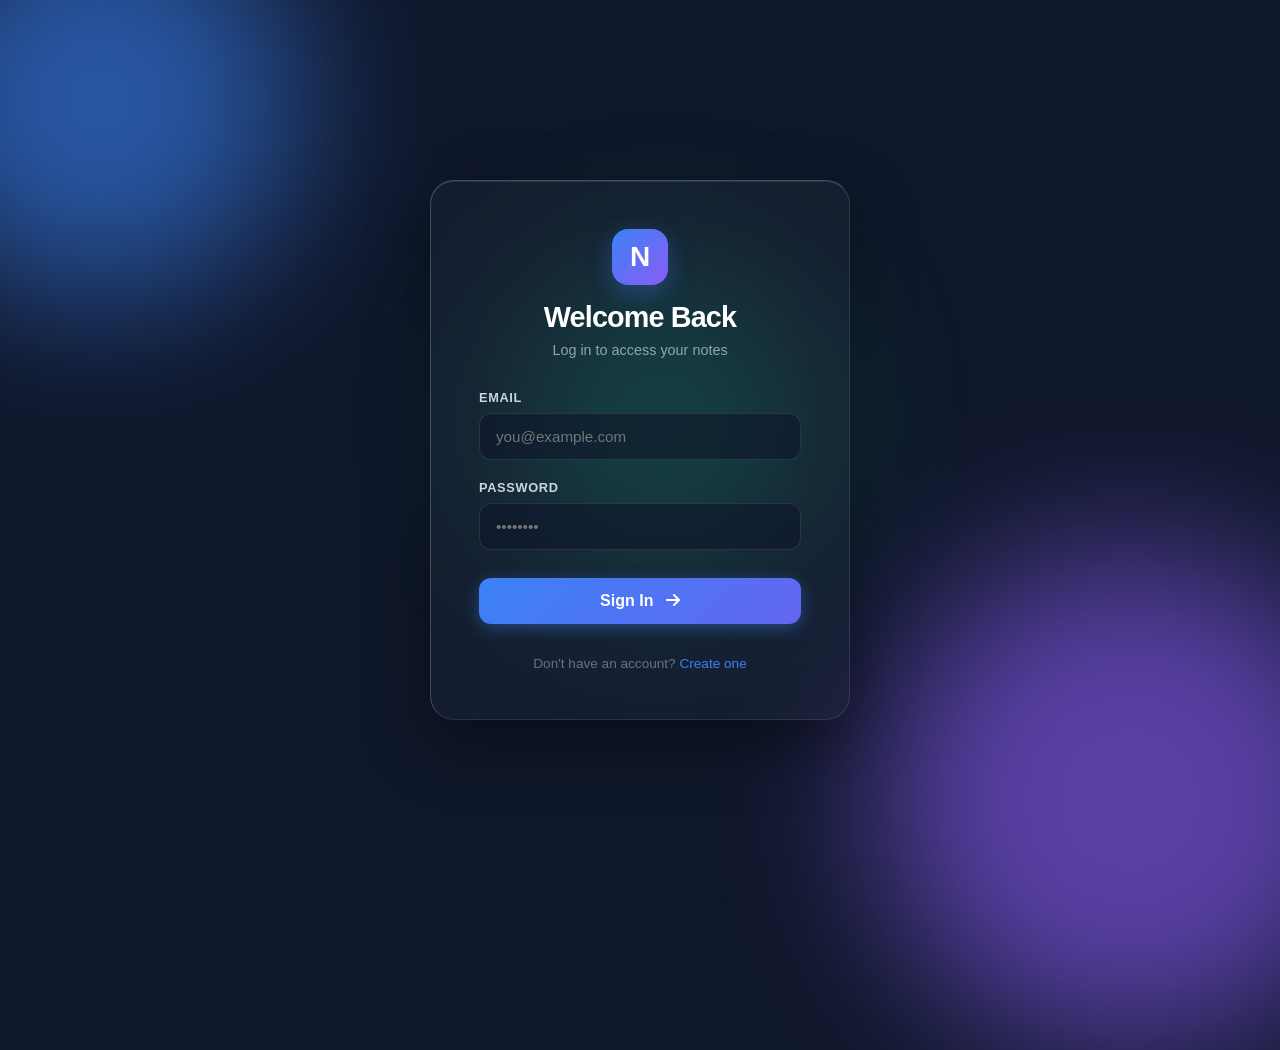
<file: index.html>
<!DOCTYPE html>
<html lang="en">
<head>
  <meta charset="UTF-8">
  <meta name="viewport" content="width=device-width, initial-scale=1.0">
  <meta name="description" content="Login to Notes Manager">
  <title>Login - Notes Manager</title>
  <link rel="stylesheet" href="style.css">
  <link rel="stylesheet" href="https://cdnjs.cloudflare.com/ajax/libs/font-awesome/6.5.1/css/all.min.css">
  <style>
    /* Specific styles for the login page */
    body.login-body {
      display: flex;
      align-items: center;
      justify-content: center;
      min-height: 100vh;
      background: #0f172a;
      overflow: hidden;
      position: relative;
    }

    /* Animated Background Orbs */
    .orb {
      position: absolute;
      border-radius: 50%;
      filter: blur(80px);
      opacity: 0.6;
      animation: float 10s infinite ease-in-out alternate;
    }
    .orb-1 {
      width: 400px; height: 400px;
      background: var(--accent);
      top: -100px; left: -100px;
      animation-delay: 0s;
    }
    .orb-2 {
      width: 500px; height: 500px;
      background: #8b5cf6;
      bottom: -150px; right: -100px;
      animation-delay: -3s;
    }
    .orb-3 {
      width: 300px; height: 300px;
      background: #10b981;
      top: 30%; left: 40%;
      animation-delay: -6s;
      opacity: 0.4;
    }

    @keyframes float {
      0% { transform: translate(0, 0) scale(1); }
      100% { transform: translate(30px, 50px) scale(1.1); }
    }

    .login-container {
      position: relative;
      z-index: 10;
      width: 100%;
      max-width: 420px;
      background: rgba(30, 41, 59, 0.4);
      backdrop-filter: blur(24px);
      -webkit-backdrop-filter: blur(24px);
      border: 1px solid rgba(255, 255, 255, 0.1);
      border-top: 1px solid rgba(255, 255, 255, 0.2);
      border-left: 1px solid rgba(255, 255, 255, 0.2);
      border-radius: 24px;
      padding: 48px;
      box-shadow: 0 24px 64px rgba(0, 0, 0, 0.4),
                  inset 0 1px 0 rgba(255, 255, 255, 0.1);
      text-align: center;
      color: #fff;
    }

    .login-brand {
      margin-bottom: 32px;
    }
    .login-brand .brand-icon {
      width: 56px; height: 56px;
      border-radius: 16px;
      background: linear-gradient(135deg, var(--accent), #8b5cf6);
      display: inline-flex; align-items: center; justify-content: center;
      font-size: 28px; font-weight: 700; color: #fff;
      box-shadow: 0 8px 24px var(--accent-glow);
      margin-bottom: 16px;
    }
    .login-brand h1 {
      font-size: 1.8rem; font-weight: 700;
      letter-spacing: -0.03em;
    }
    .login-brand p {
      font-size: 0.9rem; color: #94a3b8; margin-top: 8px;
    }

    .login-form {
      display: flex; flex-direction: column; gap: 20px; text-align: left;
    }
    .form-group label {
      display: block; font-size: 0.8rem; font-weight: 600;
      color: #cbd5e1; margin-bottom: 8px; text-transform: uppercase;
      letter-spacing: 0.05em;
    }
    .login-input {
      width: 100%; padding: 14px 16px;
      background: rgba(15, 23, 42, 0.6);
      border: 1px solid rgba(255, 255, 255, 0.1);
      border-radius: 12px; font-size: 0.95rem; font-family: inherit;
      color: #fff; outline: none; transition: all 0.3s ease;
    }
    .login-input:focus {
      border-color: var(--accent);
      background: rgba(15, 23, 42, 0.8);
      box-shadow: 0 0 0 3px rgba(59, 130, 246, 0.3);
    }

    .login-btn {
      width: 100%; padding: 14px;
      border-radius: 12px; font-size: 1rem; font-weight: 600;
      background: linear-gradient(135deg, var(--accent), #6366f1);
      color: #fff; border: none; cursor: pointer;
      box-shadow: 0 4px 16px rgba(59, 130, 246, 0.4);
      transition: all 0.3s ease; text-decoration: none;
      display: inline-block; text-align: center; margin-top: 8px;
      font-family: inherit;
    }
    .login-btn:hover {
      transform: translateY(-2px);
      box-shadow: 0 8px 24px rgba(59, 130, 246, 0.6);
    }
    
    .login-footer {
      margin-top: 32px; font-size: 0.85rem; color: #64748b;
    }
    .login-footer a {
      color: var(--accent); text-decoration: none; font-weight: 500;
      transition: color 0.3s ease;
    }
    .login-footer a:hover { color: #8b5cf6; }
  </style>
</head>
<body class="login-body">

  <!-- Background Orbs -->
  <div class="orb orb-1"></div>
  <div class="orb orb-2"></div>
  <div class="orb orb-3"></div>

  <!-- Login Form Container -->
  <div class="login-container">
    <div class="login-brand">
      <div class="brand-icon">N</div>
      <h1>Welcome Back</h1>
      <p>Log in to access your notes</p>
    </div>

    <form class="login-form" action="dashboard.html" onsubmit="event.preventDefault(); window.location.href='dashboard.html';">
      <div class="form-group">
        <label for="email">Email</label>
        <input type="email" id="email" class="login-input" placeholder="you@example.com" required>
      </div>
      <div class="form-group">
        <label for="password">Password</label>
        <input type="password" id="password" class="login-input" placeholder="••••••••" required>
      </div>
      <button type="submit" class="login-btn">Sign In <i class="fas fa-arrow-right" style="margin-left: 8px;"></i></button>
    </form>

    <div class="login-footer">
      Don't have an account? <a href="#">Create one</a>
    </div>
  </div>

</body>
</html>
</file>
<file: style.css>
/* ===== CSS VARIABLES / DESIGN TOKENS ===== */
:root {
  --bg-primary: #f0f2f5;
  --bg-secondary: #ffffff;
  --bg-glass: rgba(255,255,255,0.65);
  --bg-glass-hover: rgba(255,255,255,0.85);
  --border-glass: rgba(255,255,255,0.4);
  --text-primary: #1e293b;
  --text-secondary: #64748b;
  --text-muted: #94a3b8;
  --accent: #3b82f6;
  --accent-hover: #2563eb;
  --accent-glow: rgba(59,130,246,0.35);
  --tag-work: #f59e0b;
  --tag-personal: #8b5cf6;
  --tag-ideas: #10b981;
  --tag-urgent: #ef4444;
  --shadow-sm: 0 2px 8px rgba(0,0,0,0.06);
  --shadow-md: 0 8px 24px rgba(0,0,0,0.1);
  --shadow-lg: 0 16px 48px rgba(0,0,0,0.15);
  --radius-sm: 8px;
  --radius-md: 14px;
  --radius-lg: 20px;
  --sidebar-width: 260px;
  --topbar-height: 72px;
  --transition: 0.3s cubic-bezier(0.4,0,0.2,1);
}

/* ===== DARK MODE ===== */
#dark-toggle:checked ~ .app-wrapper {
  --bg-primary: #0f172a;
  --bg-secondary: #1e293b;
  --bg-glass: rgba(30,41,59,0.7);
  --bg-glass-hover: rgba(30,41,59,0.9);
  --border-glass: rgba(71,85,105,0.4);
  --text-primary: #f1f5f9;
  --text-secondary: #94a3b8;
  --text-muted: #64748b;
  --shadow-sm: 0 2px 8px rgba(0,0,0,0.3);
  --shadow-md: 0 8px 24px rgba(0,0,0,0.4);
  --shadow-lg: 0 16px 48px rgba(0,0,0,0.5);
}

/* ===== RESET & BASE ===== */
@import url('https://fonts.googleapis.com/css2?family=Inter:wght@300;400;500;600;700&display=swap');

*, *::before, *::after { box-sizing: border-box; margin: 0; padding: 0; }
html { font-size: 16px; scroll-behavior: smooth; }
body {
  font-family: 'Inter', -apple-system, sans-serif;
  background: var(--bg-primary);
  color: var(--text-primary);
  min-height: 100vh;
  overflow-x: hidden;
  transition: background var(--transition), color var(--transition);
}

/* Hidden checkbox inputs */
.state-toggle { position: absolute; opacity: 0; pointer-events: none; }

/* ===== APP WRAPPER ===== */
.app-wrapper {
  display: flex;
  min-height: 100vh;
  background: var(--bg-primary);
  transition: background var(--transition);
}

/* ===== SIDEBAR ===== */
.sidebar {
  position: fixed; top: 0; left: 0; bottom: 0;
  width: var(--sidebar-width);
  background: var(--bg-glass);
  backdrop-filter: blur(20px);
  -webkit-backdrop-filter: blur(20px);
  border-right: 1px solid var(--border-glass);
  padding: 28px 20px;
  display: flex; flex-direction: column; gap: 8px;
  z-index: 100;
  transition: transform var(--transition), background var(--transition);
  overflow-y: auto;
}

.sidebar-brand {
  display: flex; align-items: center; gap: 12px;
  padding: 0 8px 24px; border-bottom: 1px solid var(--border-glass);
  margin-bottom: 12px;
}
.sidebar-brand .brand-icon {
  width: 40px; height: 40px; border-radius: var(--radius-sm);
  background: linear-gradient(135deg, var(--accent), #8b5cf6);
  display: flex; align-items: center; justify-content: center;
  color: #fff; font-size: 20px; font-weight: 700;
  box-shadow: 0 4px 12px var(--accent-glow);
}
.sidebar-brand h1 {
  font-size: 1.2rem; font-weight: 700; color: var(--text-primary);
  letter-spacing: -0.02em;
}

.sidebar-section { margin-top: 16px; }
.sidebar-section-title {
  font-size: 0.7rem; font-weight: 600; text-transform: uppercase;
  letter-spacing: 0.08em; color: var(--text-muted);
  padding: 0 12px; margin-bottom: 8px;
}

.sidebar-link {
  display: flex; align-items: center; gap: 12px;
  padding: 10px 12px; border-radius: var(--radius-sm);
  color: var(--text-secondary); font-size: 0.88rem; font-weight: 500;
  text-decoration: none; cursor: pointer;
  transition: all var(--transition); position: relative;
}
.sidebar-link:hover, .sidebar-link.active {
  background: var(--bg-glass-hover); color: var(--text-primary);
}
.sidebar-link.active::before {
  content: ''; position: absolute; left: 0; top: 50%;
  transform: translateY(-50%); width: 3px; height: 20px;
  background: var(--accent); border-radius: 4px;
}
.sidebar-link .link-icon { font-size: 1.1rem; width: 22px; text-align: center; }
.sidebar-link .note-count {
  margin-left: auto; font-size: 0.72rem; font-weight: 600;
  background: var(--bg-primary); padding: 2px 8px;
  border-radius: 10px; color: var(--text-muted);
}

/* Tag dots */
.tag-dot {
  width: 10px; height: 10px; border-radius: 50%; flex-shrink: 0;
}
.tag-dot.work { background: var(--tag-work); }
.tag-dot.personal { background: var(--tag-personal); }
.tag-dot.ideas { background: var(--tag-ideas); }
.tag-dot.urgent { background: var(--tag-urgent); }

/* Pinned section */
.pinned-item {
  display: flex; align-items: center; gap: 10px;
  padding: 8px 12px; border-radius: var(--radius-sm);
  font-size: 0.82rem; color: var(--text-secondary);
  cursor: pointer; transition: all var(--transition);
}
.pinned-item:hover { background: var(--bg-glass-hover); color: var(--text-primary); }
.pinned-item .pin-icon { color: var(--tag-work); font-size: 0.85rem; }

/* Dark mode toggle in sidebar */
.theme-toggle-wrapper {
  margin-top: auto; padding: 12px;
  border-top: 1px solid var(--border-glass);
}
.theme-toggle-label {
  display: flex; align-items: center; gap: 12px;
  padding: 10px 12px; border-radius: var(--radius-sm);
  cursor: pointer; font-size: 0.88rem; font-weight: 500;
  color: var(--text-secondary); transition: all var(--transition);
}
.theme-toggle-label:hover { background: var(--bg-glass-hover); color: var(--text-primary); }
.theme-toggle-label .toggle-track {
  margin-left: auto; width: 40px; height: 22px;
  background: var(--text-muted); border-radius: 12px;
  position: relative; transition: background var(--transition);
}
.theme-toggle-label .toggle-track::after {
  content: ''; position: absolute; left: 3px; top: 3px;
  width: 16px; height: 16px; background: #fff;
  border-radius: 50%; transition: transform var(--transition);
}
#dark-toggle:checked ~ .app-wrapper .toggle-track {
  background: var(--accent);
}
#dark-toggle:checked ~ .app-wrapper .toggle-track::after {
  transform: translateX(18px);
}

/* ===== MAIN CONTENT AREA ===== */
.main-content {
  flex: 1; margin-left: var(--sidebar-width);
  display: flex; flex-direction: column;
  min-height: 100vh;
}

/* ===== TOP BAR ===== */
.topbar {
  position: sticky; top: 0; z-index: 90;
  height: var(--topbar-height);
  display: flex; align-items: center; gap: 16px;
  padding: 0 32px;
  background: var(--bg-glass);
  backdrop-filter: blur(20px);
  -webkit-backdrop-filter: blur(20px);
  border-bottom: 1px solid var(--border-glass);
  transition: background var(--transition);
}

/* Hamburger for mobile */
.hamburger-label {
  display: none; cursor: pointer; font-size: 1.4rem;
  color: var(--text-primary); padding: 6px;
}

.search-wrapper {
  flex: 1; max-width: 520px; position: relative;
}
.search-wrapper .search-icon {
  position: absolute; left: 16px; top: 50%;
  transform: translateY(-50%); color: var(--text-muted);
  font-size: 0.95rem; pointer-events: none;
}
.search-input {
  width: 100%; padding: 10px 16px 10px 44px;
  background: var(--bg-glass); border: 1px solid var(--border-glass);
  border-radius: 12px; font-size: 0.88rem; font-family: inherit;
  color: var(--text-primary); outline: none;
  backdrop-filter: blur(8px);
  transition: all var(--transition);
}
.search-input::placeholder { color: var(--text-muted); }
.search-input:focus {
  border-color: var(--accent);
  box-shadow: 0 0 0 3px var(--accent-glow);
  background: var(--bg-secondary);
}

.topbar-actions { display: flex; align-items: center; gap: 12px; margin-left: auto; }

/* New Note button */
.new-note-label {
  display: inline-flex; align-items: center; gap: 8px;
  padding: 10px 20px; border-radius: 12px;
  background: linear-gradient(135deg, var(--accent), #6366f1);
  color: #fff; font-size: 0.88rem; font-weight: 600;
  cursor: pointer; border: none;
  box-shadow: 0 4px 16px var(--accent-glow);
  transition: all var(--transition);
  text-decoration: none;
}
.new-note-label:hover {
  transform: translateY(-2px);
  box-shadow: 0 8px 24px var(--accent-glow);
}
.new-note-label:active { transform: translateY(0); }
.new-note-label .plus-icon { font-size: 1.1rem; font-weight: 700; }

/* ===== FILTER BAR (tag radio buttons) ===== */
.filter-bar {
  display: flex; align-items: center; gap: 8px;
  padding: 16px 32px 0;
}
.filter-label {
  display: inline-flex; align-items: center; gap: 6px;
  padding: 6px 14px; border-radius: 20px;
  font-size: 0.78rem; font-weight: 600;
  background: var(--bg-glass); border: 1px solid var(--border-glass);
  color: var(--text-secondary); cursor: pointer;
  transition: all var(--transition);
}
.filter-label:hover { background: var(--bg-glass-hover); color: var(--text-primary); }

/* Active filter styles */
#filter-all:checked ~ .app-wrapper .filter-label[for="filter-all"],
#filter-work:checked ~ .app-wrapper .filter-label[for="filter-work"],
#filter-personal:checked ~ .app-wrapper .filter-label[for="filter-personal"],
#filter-ideas:checked ~ .app-wrapper .filter-label[for="filter-ideas"],
#filter-urgent:checked ~ .app-wrapper .filter-label[for="filter-urgent"] {
  background: var(--accent); color: #fff; border-color: var(--accent);
  box-shadow: 0 2px 8px var(--accent-glow);
}

/* ===== TAG FILTERING LOGIC ===== */
#filter-work:checked ~ .app-wrapper .note-card:not(.tag-work),
#filter-personal:checked ~ .app-wrapper .note-card:not(.tag-personal),
#filter-ideas:checked ~ .app-wrapper .note-card:not(.tag-ideas),
#filter-urgent:checked ~ .app-wrapper .note-card:not(.tag-urgent) {
  display: none;
}

/* ===== MASONRY GRID ===== */
.notes-grid {
  padding: 24px 32px 48px;
  columns: 3;
  column-gap: 20px;
}

/* Simulated New Notes - Hidden by default */
.simulated-new-note, .simulated-work-note {
  display: none;
  animation: fadeIn 0.6s ease forwards;
}

#note-saved:checked ~ .app-wrapper .simulated-new-note,
#note-saved-work:checked ~ .app-wrapper .simulated-work-note {
  display: block;
}

@keyframes fadeIn {
  from { opacity: 0; transform: translateY(10px); }
  to { opacity: 1; transform: translateY(0); }
}

/* ===== NOTE CARD (Enhanced UI) ===== */
.note-card {
  break-inside: avoid;
  margin-bottom: 20px;
  background: var(--bg-glass);
  backdrop-filter: blur(16px);
  -webkit-backdrop-filter: blur(16px);
  border: 1px solid var(--border-glass);
  border-top: 1px solid rgba(255, 255, 255, 0.6); /* Enhanced top reflection */
  border-left: 1px solid rgba(255, 255, 255, 0.4);
  border-radius: var(--radius-md);
  padding: 24px;
  cursor: pointer;
  transition: all 0.4s cubic-bezier(0.175, 0.885, 0.32, 1.275); /* Bouncy hover */
  position: relative;
  overflow: hidden;
  box-shadow: 0 4px 16px rgba(0,0,0,0.04), inset 0 2px 4px rgba(255,255,255,0.3);
}

/* Dark mode specific inner shadows for cards */
#dark-toggle:checked ~ .app-wrapper .note-card {
  border-top: 1px solid rgba(255, 255, 255, 0.15);
  border-left: 1px solid rgba(255, 255, 255, 0.1);
  box-shadow: 0 4px 16px rgba(0,0,0,0.2), inset 0 2px 4px rgba(255,255,255,0.05);
}

.note-card::before {
  content: ''; position: absolute; top: 0; left: 0; right: 0;
  height: 4px; opacity: 0.7; /* Always slightly visible */
  transition: opacity var(--transition);
}

.note-card.tag-work::before { background: var(--tag-work); }
.note-card.tag-personal::before { background: var(--tag-personal); }
.note-card.tag-ideas::before { background: var(--tag-ideas); }
.note-card.tag-urgent::before { background: var(--tag-urgent); }

.note-card:hover {
  transform: translateY(-4px);
  box-shadow: var(--shadow-lg);
  background: var(--bg-glass-hover);
}
.note-card:hover::before { opacity: 1; }

.note-header {
  display: flex; align-items: flex-start; justify-content: space-between;
  margin-bottom: 12px;
}
.note-title {
  font-size: 1rem; font-weight: 700; color: var(--text-primary);
  line-height: 1.4; flex: 1;
}
.note-pin { color: var(--tag-work); font-size: 0.85rem; margin-left: 8px; }

.note-snippet {
  font-size: 0.88rem; color: var(--text-secondary);
  line-height: 1.7; margin-bottom: 20px;
  display: -webkit-box; -webkit-line-clamp: 4;
  -webkit-box-orient: vertical; overflow: hidden;
  letter-spacing: 0.01em;
}

/* Enhanced Checklist inside note */
.note-checklist {
  list-style: none; margin-bottom: 18px;
  background: rgba(0,0,0,0.02);
  border-radius: var(--radius-sm);
  padding: 8px 12px;
}
#dark-toggle:checked ~ .app-wrapper .note-checklist {
  background: rgba(255,255,255,0.03);
}

.note-checklist li {
  display: flex; align-items: flex-start; gap: 10px;
  font-size: 0.85rem; color: var(--text-secondary);
  padding: 6px 0; border-bottom: 1px dashed var(--border-glass);
}
.note-checklist li:last-child { border-bottom: none; }

.note-checklist li .check-box {
  width: 18px; height: 18px; border-radius: 4px;
  border: 2px solid var(--text-muted); flex-shrink: 0;
  display: flex; align-items: center; justify-content: center;
  font-size: 0.7rem; color: transparent; margin-top: 2px;
  transition: all 0.2s;
}
.note-checklist li.done .check-box {
  background: var(--accent); border-color: var(--accent); color: #fff;
}
.note-checklist li.done { text-decoration: line-through; color: var(--text-muted); opacity: 0.7; }

/* DIFFERENT CARD FORMATS */

/* 1. Image Card Format */
.card-image {
  padding: 0; /* Remove padding to let image fill top */
}
.card-image .card-cover {
  width: 100%; height: 160px;
  object-fit: cover;
  border-bottom: 1px solid var(--border-glass);
}
.card-image .card-content-inner {
  padding: 20px 24px;
}

/* 2. Highlight / Urgent Card Format */
.card-highlight {
  background: linear-gradient(145deg, rgba(239, 68, 68, 0.05), var(--bg-glass));
  border-color: rgba(239, 68, 68, 0.2);
}
#dark-toggle:checked ~ .app-wrapper .card-highlight {
  background: linear-gradient(145deg, rgba(239, 68, 68, 0.1), var(--bg-glass));
}
.card-highlight .note-title {
  color: var(--tag-urgent);
}

.note-footer {
  display: flex; align-items: center; justify-content: space-between;
  padding-top: 14px; border-top: 1px solid var(--border-glass);
}
.note-meta {
  display: flex; align-items: center; gap: 8px;
}
.note-tag {
  display: inline-flex; align-items: center; gap: 4px;
  padding: 3px 10px; border-radius: 12px;
  font-size: 0.7rem; font-weight: 600;
}
.note-tag.work { background: rgba(245,158,11,0.15); color: var(--tag-work); }
.note-tag.personal { background: rgba(139,92,246,0.15); color: var(--tag-personal); }
.note-tag.ideas { background: rgba(16,185,129,0.15); color: var(--tag-ideas); }
.note-tag.urgent { background: rgba(239,68,68,0.15); color: var(--tag-urgent); }

.note-date { font-size: 0.72rem; color: var(--text-muted); }

.note-actions {
  display: flex; gap: 4px; opacity: 0;
  transition: opacity var(--transition);
}
.note-card:hover .note-actions { opacity: 1; }

.note-action-btn {
  width: 32px; height: 32px; border-radius: 8px;
  display: flex; align-items: center; justify-content: center;
  background: var(--bg-primary); color: var(--text-secondary);
  font-size: 0.85rem; cursor: pointer;
  border: 1px solid var(--border-glass);
  transition: all var(--transition); text-decoration: none;
}
.note-action-btn:hover { background: var(--accent); color: #fff; border-color: var(--accent); }
.note-action-btn.delete:hover { background: var(--tag-urgent); border-color: var(--tag-urgent); }

/* ===== MODAL (NEW NOTE / EDITOR) ===== */
.modal-overlay {
  position: fixed; inset: 0; z-index: 200;
  background: rgba(0,0,0,0.5);
  backdrop-filter: blur(6px);
  display: flex; align-items: center; justify-content: center;
  opacity: 0; pointer-events: none;
  transition: opacity var(--transition);
}
#modal-toggle:checked ~ .app-wrapper .modal-overlay:not(.view-modal-1):not(.edit-modal-1):not(.view-modal-2),
#view-card-1:checked ~ .app-wrapper .view-modal-1,
#edit-card-1:checked ~ .app-wrapper .edit-modal-1,
#view-card-2:checked ~ .app-wrapper .view-modal-2 {
  opacity: 1; pointer-events: all;
}

.modal-panel {
  width: 90%; max-width: 600px;
  background: var(--bg-secondary);
  border: 1px solid var(--border-glass);
  border-radius: var(--radius-lg);
  padding: 32px;
  box-shadow: var(--shadow-lg);
  transform: translateY(24px) scale(0.96);
  transition: transform var(--transition);
}
#modal-toggle:checked ~ .app-wrapper .modal-overlay:not(.view-modal-1):not(.edit-modal-1):not(.view-modal-2) .modal-panel,
#view-card-1:checked ~ .app-wrapper .view-modal-1 .modal-panel,
#edit-card-1:checked ~ .app-wrapper .edit-modal-1 .modal-panel,
#view-card-2:checked ~ .app-wrapper .view-modal-2 .modal-panel {
  transform: translateY(0) scale(1);
}

.modal-header {
  display: flex; align-items: center; justify-content: space-between;
  margin-bottom: 24px;
}
.modal-header h2 {
  font-size: 1.25rem; font-weight: 700; color: var(--text-primary);
}
.modal-close {
  width: 36px; height: 36px; border-radius: 10px;
  display: flex; align-items: center; justify-content: center;
  font-size: 1.2rem; cursor: pointer;
  background: var(--bg-primary); color: var(--text-secondary);
  border: 1px solid var(--border-glass);
  transition: all var(--transition); text-decoration: none;
}
.modal-close:hover { background: var(--tag-urgent); color: #fff; }

.modal-field { margin-bottom: 18px; }
.modal-field label {
  display: block; font-size: 0.78rem; font-weight: 600;
  color: var(--text-secondary); margin-bottom: 6px;
  text-transform: uppercase; letter-spacing: 0.05em;
}
.modal-input, .modal-textarea {
  width: 100%; padding: 12px 16px;
  background: var(--bg-primary); border: 1px solid var(--border-glass);
  border-radius: var(--radius-sm); font-size: 0.9rem;
  font-family: inherit; color: var(--text-primary);
  outline: none; transition: all var(--transition);
}
.modal-input:focus, .modal-textarea:focus {
  border-color: var(--accent);
  box-shadow: 0 0 0 3px var(--accent-glow);
}
.modal-textarea {
  min-height: 180px; resize: vertical;
  line-height: 1.7;
}

.modal-tag-select {
  display: flex; gap: 8px; flex-wrap: wrap;
}
.modal-tag-option {
  padding: 6px 16px; border-radius: 20px;
  font-size: 0.8rem; font-weight: 600;
  background: var(--bg-primary); border: 2px solid var(--border-glass);
  color: var(--text-secondary); cursor: pointer;
  transition: all var(--transition);
}
.modal-tag-option:hover { border-color: var(--accent); color: var(--accent); }

.modal-actions {
  display: flex; gap: 12px; justify-content: flex-end;
  margin-top: 24px; padding-top: 20px;
  border-top: 1px solid var(--border-glass);
}
.btn {
  display: inline-flex; align-items: center; gap: 8px;
  padding: 10px 24px; border-radius: 12px;
  font-size: 0.88rem; font-weight: 600;
  cursor: pointer; border: none; text-decoration: none;
  transition: all var(--transition); font-family: inherit;
}
.btn-primary {
  background: linear-gradient(135deg, var(--accent), #6366f1);
  color: #fff; box-shadow: 0 4px 12px var(--accent-glow);
}
.btn-primary:hover { transform: translateY(-2px); box-shadow: 0 6px 20px var(--accent-glow); }
.btn-ghost {
  background: transparent; color: var(--text-secondary);
  border: 1px solid var(--border-glass);
}
.btn-ghost:hover { background: var(--bg-primary); color: var(--text-primary); }

/* ===== DELETE CONFIRMATION MODAL ===== */
.delete-overlay {
  position: fixed; inset: 0; z-index: 300;
  background: rgba(0,0,0,0.5);
  backdrop-filter: blur(4px);
  display: flex; align-items: center; justify-content: center;
  opacity: 0; pointer-events: none;
  transition: opacity var(--transition);
}
#delete-toggle:checked ~ .app-wrapper .delete-overlay {
  opacity: 1; pointer-events: all;
}
.delete-panel {
  background: var(--bg-secondary); border-radius: var(--radius-lg);
  padding: 32px; max-width: 400px; text-align: center;
  box-shadow: var(--shadow-lg);
  transform: scale(0.9); transition: transform var(--transition);
}
#delete-toggle:checked ~ .app-wrapper .delete-panel {
  transform: scale(1);
}
.delete-panel .delete-icon {
  width: 56px; height: 56px; border-radius: 50%;
  background: rgba(239,68,68,0.1); color: var(--tag-urgent);
  display: flex; align-items: center; justify-content: center;
  font-size: 1.5rem; margin: 0 auto 16px;
}
.delete-panel h3 { font-size: 1.1rem; margin-bottom: 8px; color: var(--text-primary); }
.delete-panel p { font-size: 0.85rem; color: var(--text-secondary); margin-bottom: 24px; }
.delete-actions { display: flex; gap: 12px; justify-content: center; }
.btn-danger {
  background: var(--tag-urgent); color: #fff;
  padding: 10px 24px; border-radius: 12px;
  font-weight: 600; font-size: 0.88rem;
  cursor: pointer; border: none; font-family: inherit;
  transition: all var(--transition);
}
.btn-danger:hover { background: #dc2626; transform: translateY(-1px); }

/* ===== EMPTY STATE ===== */
.empty-state {
  display: flex; flex-direction: column; align-items: center;
  justify-content: center; padding: 80px 32px; text-align: center;
}
.empty-state .empty-icon {
  width: 100px; height: 100px; border-radius: 50%;
  background: linear-gradient(135deg, var(--accent-glow), rgba(99,102,241,0.2));
  display: flex; align-items: center; justify-content: center;
  font-size: 2.5rem; margin-bottom: 24px;
  animation: float 3s ease-in-out infinite;
}
.empty-state h2 { font-size: 1.4rem; font-weight: 700; margin-bottom: 8px; }
.empty-state p { font-size: 0.9rem; color: var(--text-secondary); margin-bottom: 24px; max-width: 360px; }

@keyframes float {
  0%, 100% { transform: translateY(0); }
  50% { transform: translateY(-10px); }
}

/* ===== TOAST NOTIFICATION ===== */
.toast {
  position: fixed; bottom: 32px; right: 32px; z-index: 400;
  background: var(--bg-secondary); border: 1px solid var(--border-glass);
  border-radius: var(--radius-md); padding: 14px 20px;
  display: flex; align-items: center; gap: 12px;
  box-shadow: var(--shadow-lg); font-size: 0.88rem; font-weight: 500;
  transform: translateY(80px); opacity: 0;
  transition: all 0.4s cubic-bezier(0.4,0,0.2,1);
}
.toast .toast-icon {
  width: 28px; height: 28px; border-radius: 50%;
  background: rgba(16,185,129,0.15); color: var(--tag-ideas);
  display: flex; align-items: center; justify-content: center;
  font-size: 0.9rem;
}

#note-saved:checked ~ .app-wrapper .toast {
  transform: translateY(0); opacity: 1;
}

/* ===== RESPONSIVE ===== */
@media (max-width: 1024px) {
  .notes-grid { columns: 2; }
}
@media (max-width: 768px) {
  .sidebar {
    transform: translateX(-100%);
  }
  #sidebar-toggle:checked ~ .app-wrapper .sidebar {
    transform: translateX(0);
  }
  #sidebar-toggle:checked ~ .app-wrapper .sidebar-backdrop {
    opacity: 1; pointer-events: all;
  }
  .main-content { margin-left: 0; }
  .hamburger-label { display: flex; }
  .notes-grid { columns: 1; padding: 16px; }
  .topbar { padding: 0 16px; }
  .filter-bar { padding: 12px 16px 0; overflow-x: auto; }
}

.sidebar-backdrop {
  position: fixed; inset: 0; background: rgba(0,0,0,0.4);
  z-index: 99; opacity: 0; pointer-events: none;
  transition: opacity var(--transition);
}

/* ===== SCROLLBAR ===== */
::-webkit-scrollbar { width: 6px; }
::-webkit-scrollbar-track { background: transparent; }
::-webkit-scrollbar-thumb { background: var(--text-muted); border-radius: 3px; }
::-webkit-scrollbar-thumb:hover { background: var(--text-secondary); }
</file>
